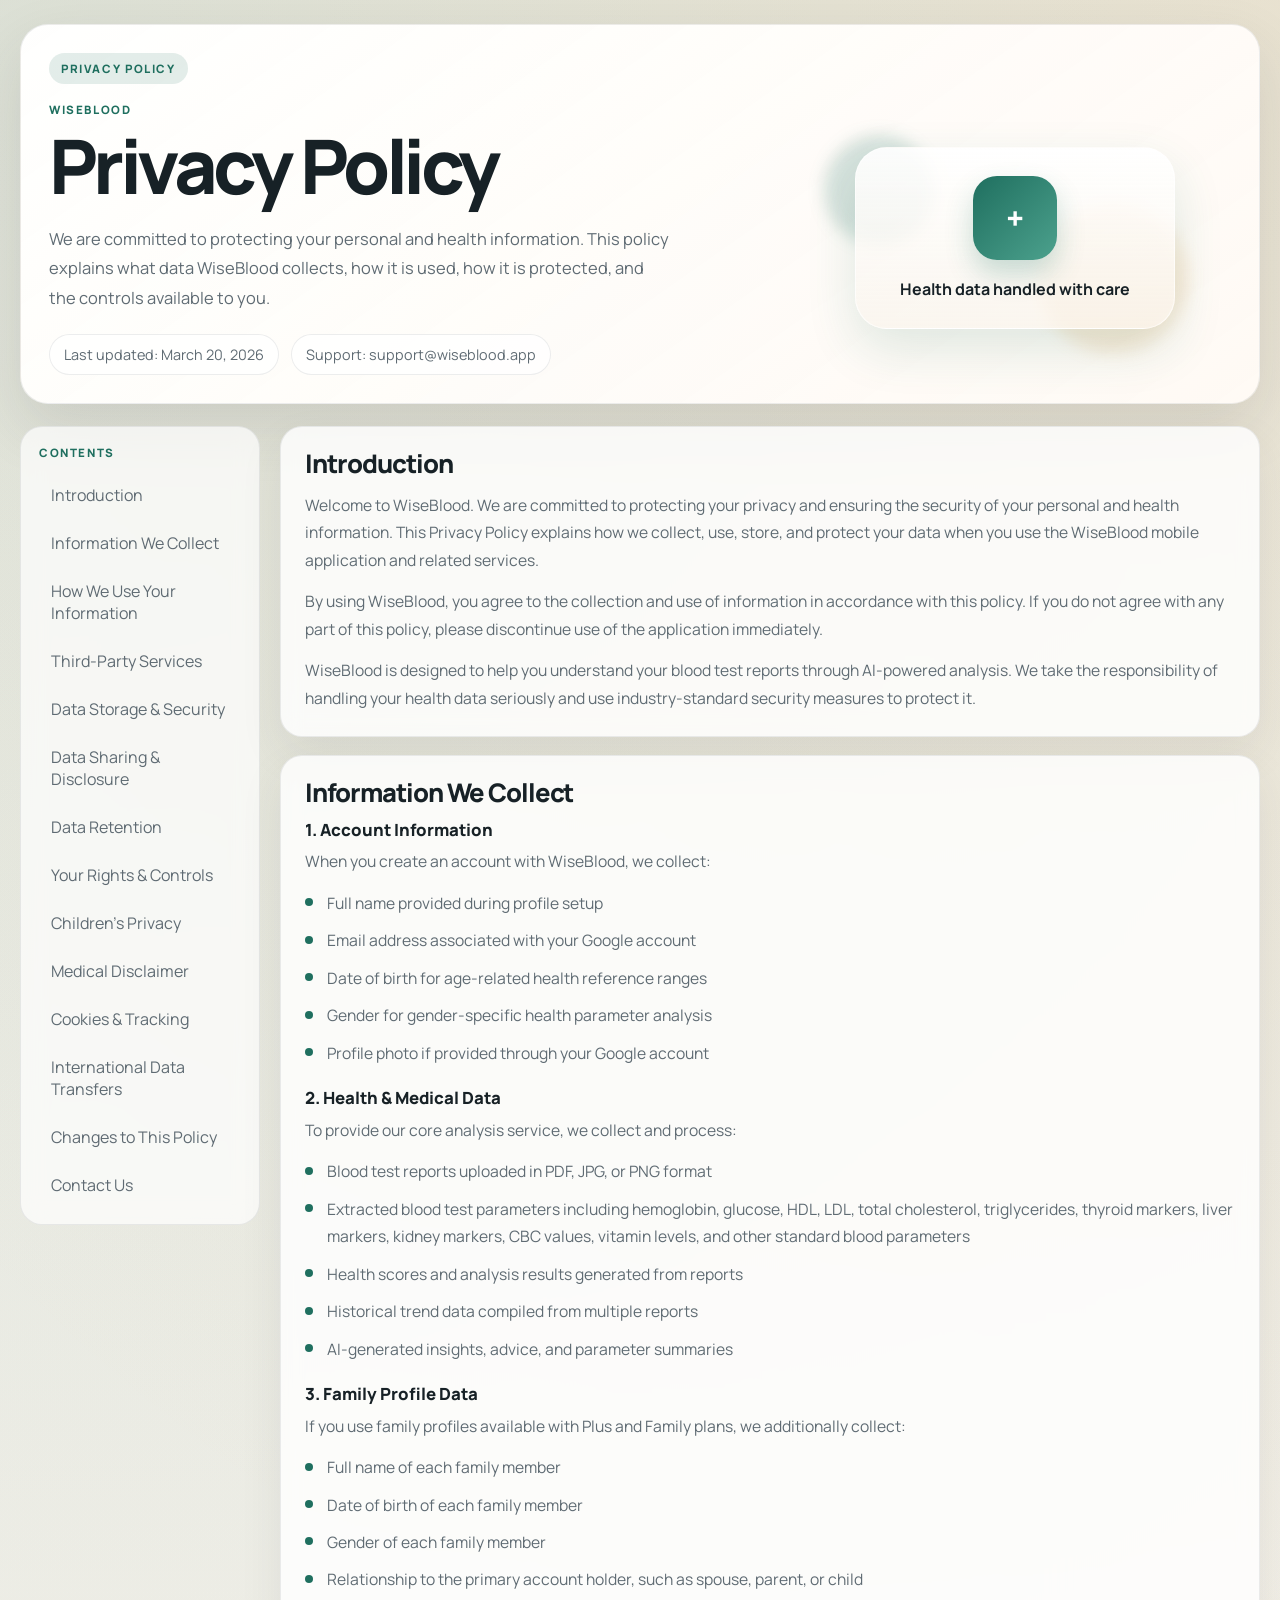
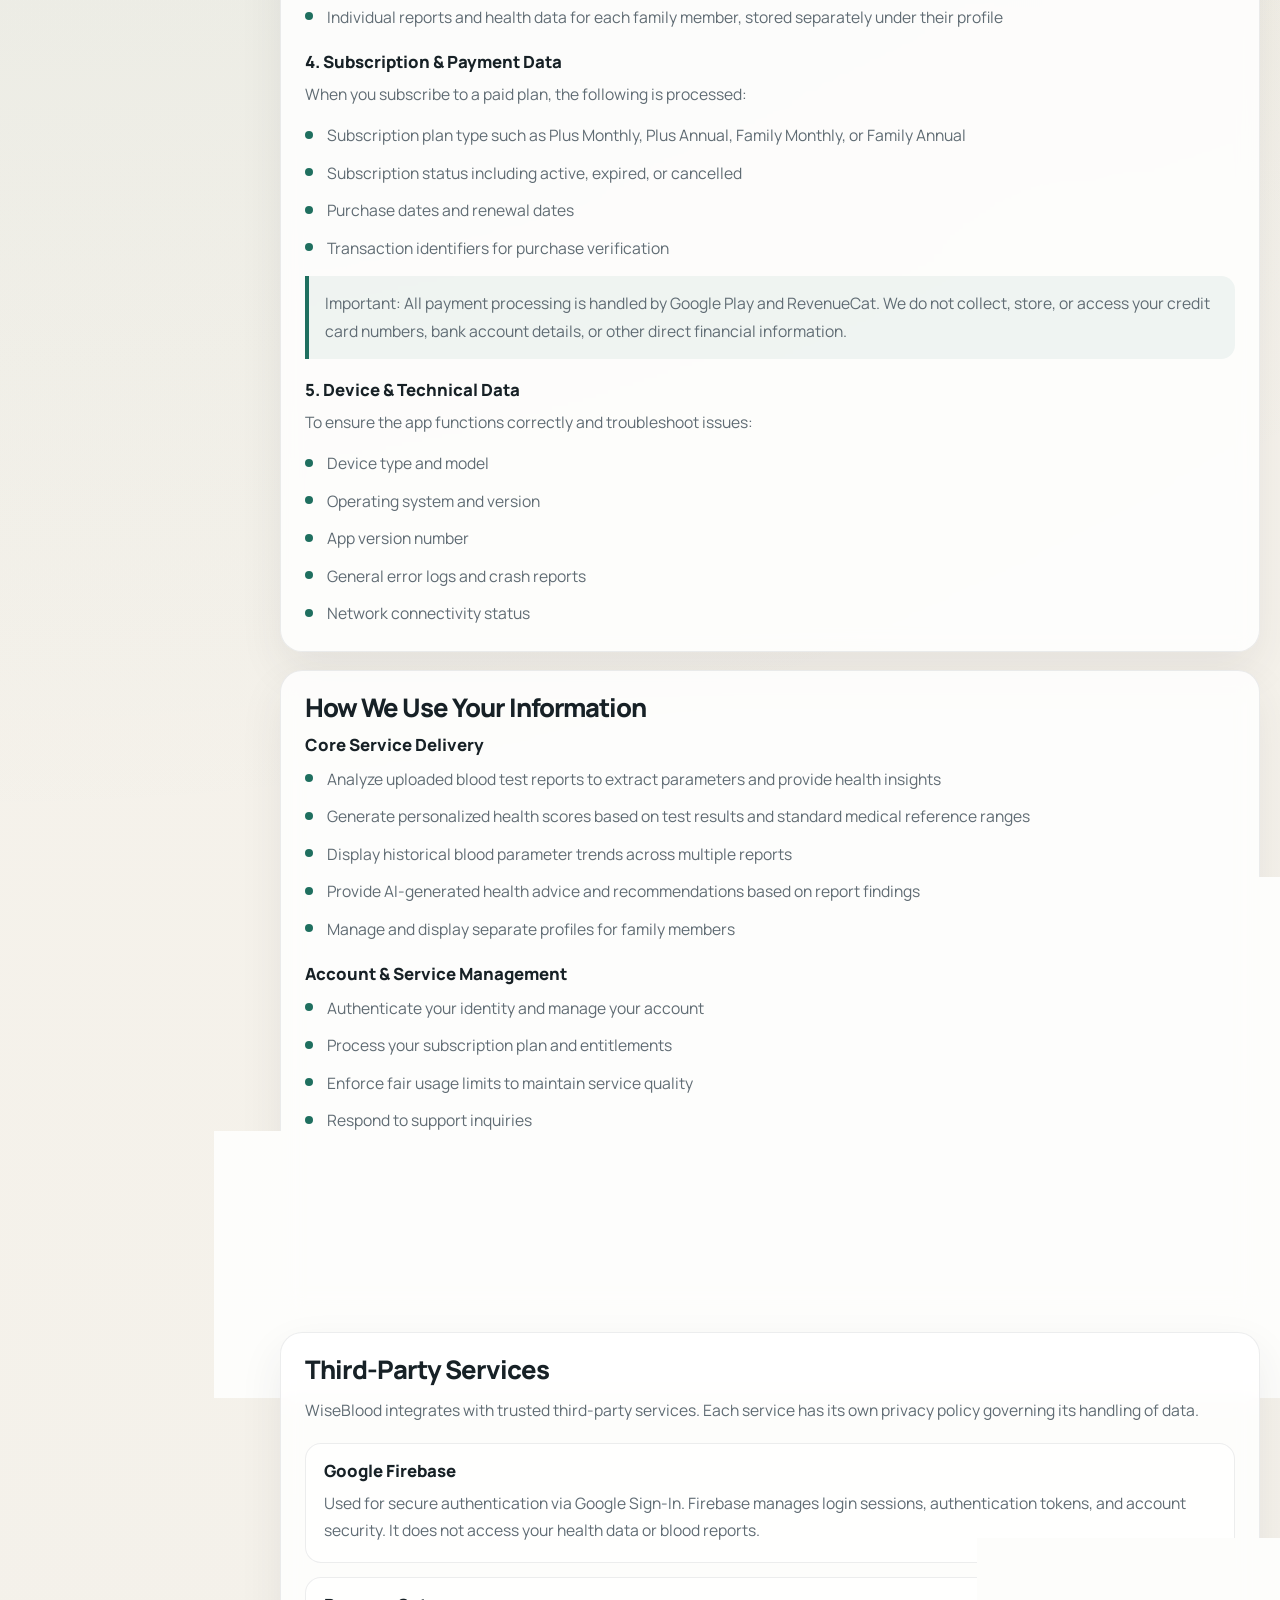
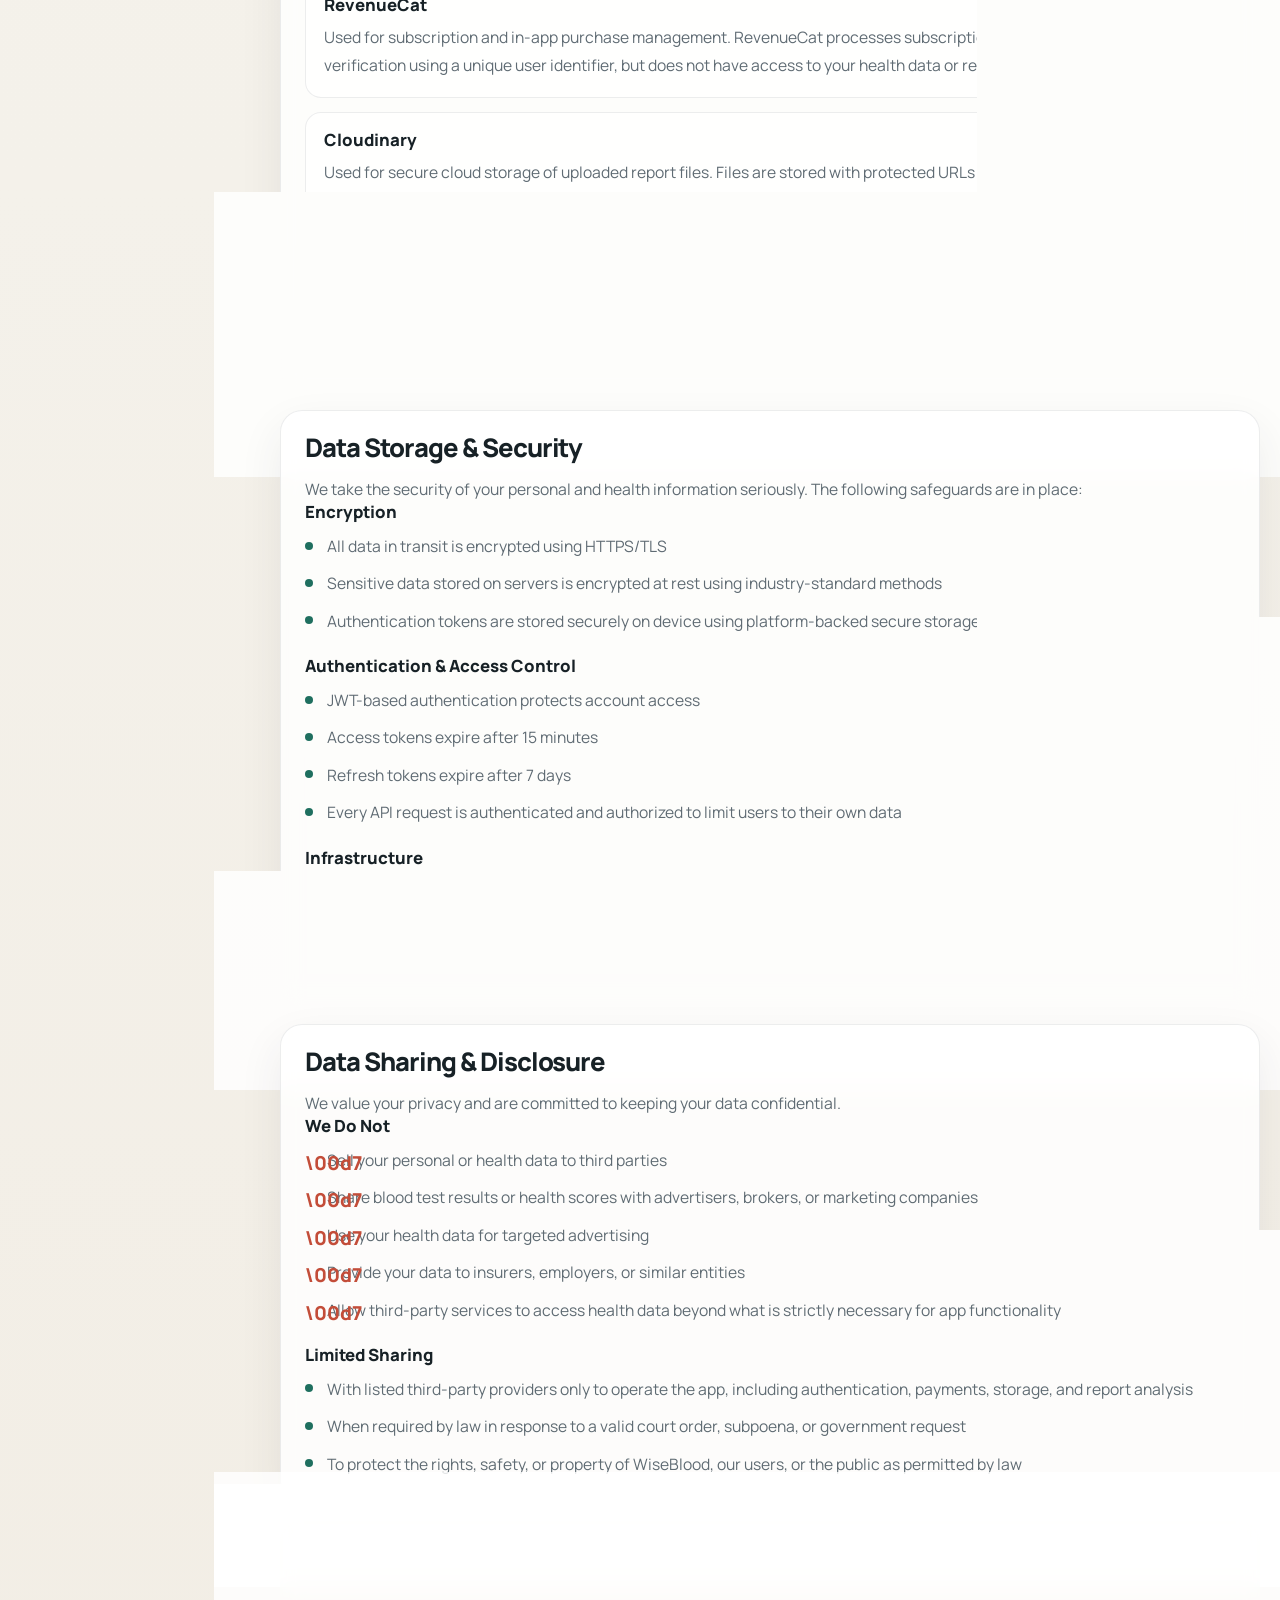
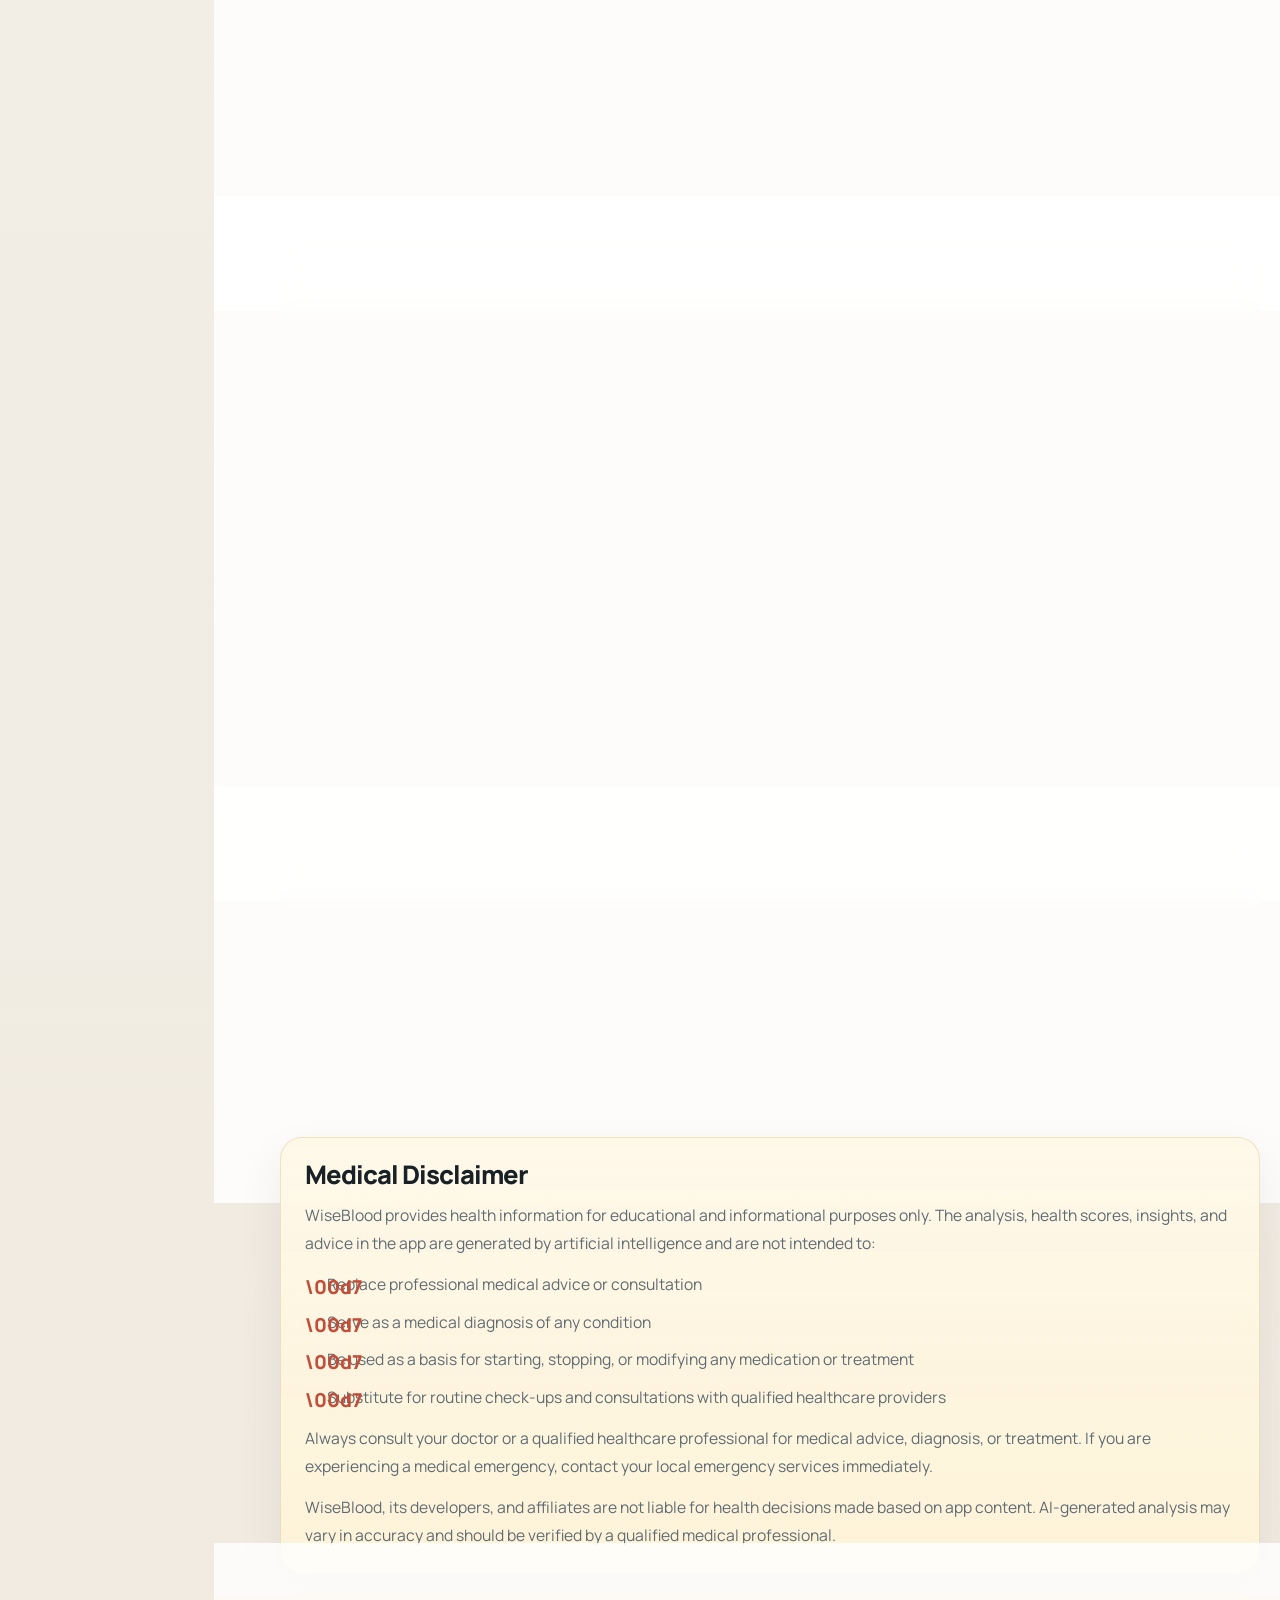
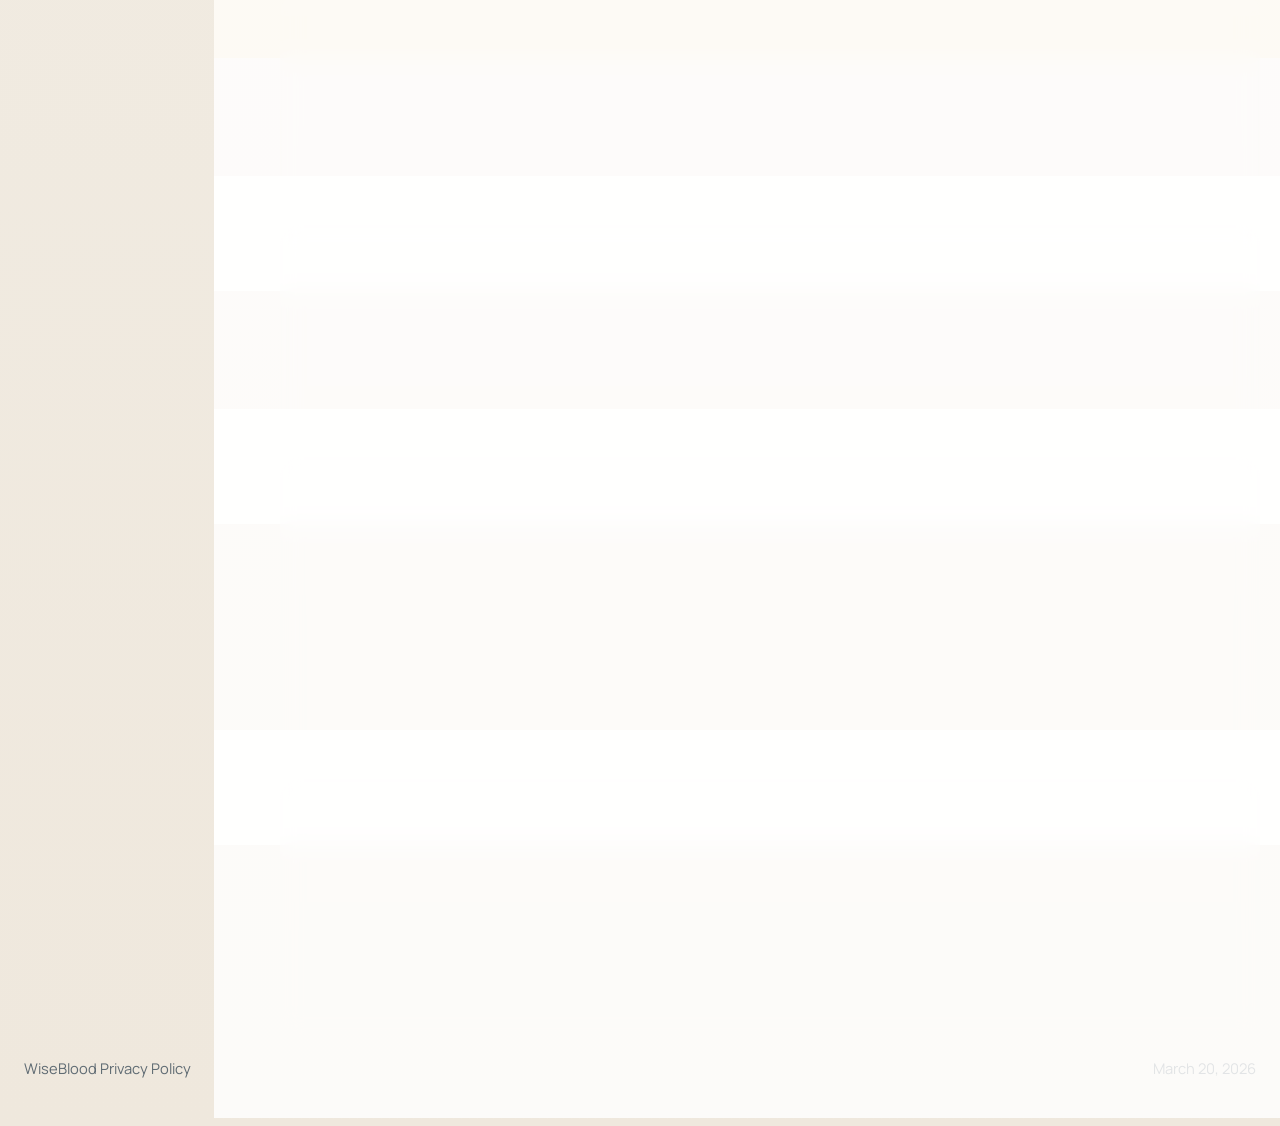
<file: index.html>
<!DOCTYPE html>
<html lang="en">
  <head>
    <meta charset="UTF-8" />
    <meta name="viewport" content="width=device-width, initial-scale=1.0" />
    <meta
      name="description"
      content="WiseBlood privacy policy covering data collection, usage, storage, and user rights."
    />
    <title>WiseBlood Privacy Policy</title>
    <link rel="preconnect" href="https://fonts.googleapis.com" />
    <link rel="preconnect" href="https://fonts.gstatic.com" crossorigin />
    <link
      href="https://fonts.googleapis.com/css2?family=Manrope:wght@400;500;600;700;800&display=swap"
      rel="stylesheet"
    />
    <style>
:root {
  --bg: #f4f1ea;
  --bg-accent: #ece7dc;
  --surface: rgba(255, 255, 255, 0.82);
  --surface-strong: #ffffff;
  --text: #172126;
  --muted: #5f6b73;
  --line: rgba(23, 33, 38, 0.08);
  --primary: #1f6f5f;
  --primary-soft: rgba(31, 111, 95, 0.12);
  --warn: #9f6a09;
  --warn-bg: rgba(247, 195, 74, 0.18);
  --shadow: 0 24px 60px rgba(46, 51, 56, 0.12);
  --radius-xl: 28px;
  --radius-lg: 22px;
  --radius-md: 16px;
  --max: 1240px;
}

* {
  box-sizing: border-box;
}

html {
  scroll-behavior: smooth;
}

body {
  margin: 0;
  font-family: "Manrope", sans-serif;
  color: var(--text);
  background:
    radial-gradient(circle at top left, rgba(31, 111, 95, 0.12), transparent 32%),
    radial-gradient(circle at top right, rgba(225, 156, 63, 0.12), transparent 24%),
    linear-gradient(180deg, #f7f3ec 0%, var(--bg) 45%, #efe8dd 100%);
}

a {
  color: inherit;
}

.page-shell {
  width: min(calc(100% - 32px), var(--max));
  margin: 0 auto;
  padding: 24px 0 48px;
}

.hero {
  position: relative;
  overflow: hidden;
  padding: 28px;
  border: 1px solid var(--line);
  border-radius: var(--radius-xl);
  background:
    linear-gradient(145deg, rgba(255, 255, 255, 0.88), rgba(255, 250, 243, 0.8)),
    var(--surface);
  box-shadow: var(--shadow);
}

.hero__badge,
.eyebrow,
.toc__title,
.contact-item__label {
  text-transform: uppercase;
  letter-spacing: 0.14em;
  font-size: 0.72rem;
  font-weight: 800;
}

.hero__badge {
  display: inline-flex;
  align-items: center;
  padding: 8px 12px;
  border-radius: 999px;
  background: var(--primary-soft);
  color: var(--primary);
}

.hero__grid {
  display: grid;
  grid-template-columns: minmax(0, 1.5fr) minmax(280px, 0.9fr);
  gap: 28px;
  margin-top: 18px;
}

.eyebrow {
  color: var(--primary);
  margin: 0 0 10px;
}

.hero h1,
.card h2,
.service h3,
.subsection h3 {
  margin: 0;
  line-height: 1.05;
}

.hero h1 {
  font-size: clamp(2.7rem, 6vw, 4.7rem);
  font-weight: 800;
  letter-spacing: -0.06em;
}

.hero__lead {
  max-width: 62ch;
  margin: 18px 0 0;
  font-size: 1.03rem;
  line-height: 1.78;
  color: var(--muted);
}

.hero__meta {
  display: flex;
  flex-wrap: wrap;
  gap: 12px;
  margin-top: 22px;
}

.hero__meta span {
  padding: 10px 14px;
  border: 1px solid var(--line);
  border-radius: 999px;
  background: rgba(255, 255, 255, 0.75);
  font-size: 0.9rem;
  color: var(--muted);
}

.hero__visual {
  position: relative;
  min-height: 240px;
  display: grid;
  place-items: center;
}

.hero__orb {
  position: absolute;
  border-radius: 999px;
  filter: blur(8px);
}

.hero__orb--one {
  inset: 12% auto auto 6%;
  width: 110px;
  height: 110px;
  background: rgba(31, 111, 95, 0.18);
}

.hero__orb--two {
  inset: auto 10% 8% auto;
  width: 150px;
  height: 150px;
  background: rgba(225, 156, 63, 0.16);
}

.shield-card {
  position: relative;
  z-index: 1;
  width: min(100%, 320px);
  padding: 28px 24px;
  border: 1px solid rgba(255, 255, 255, 0.6);
  border-radius: 32px;
  background:
    linear-gradient(180deg, rgba(255, 255, 255, 0.9), rgba(249, 244, 236, 0.74));
  box-shadow: 0 20px 50px rgba(31, 111, 95, 0.14);
  text-align: center;
}

.shield-card__icon {
  width: 84px;
  height: 84px;
  margin: 0 auto 18px;
  display: grid;
  place-items: center;
  border-radius: 24px;
  background: linear-gradient(135deg, #1f6f5f, #4ca18d);
  color: #fff;
  font-size: 2rem;
  font-weight: 800;
  box-shadow: 0 14px 28px rgba(31, 111, 95, 0.24);
}

.shield-card p {
  margin: 0;
  font-size: 1rem;
  font-weight: 700;
}

.layout {
  display: grid;
  grid-template-columns: 240px minmax(0, 1fr);
  gap: 20px;
  margin-top: 22px;
}

.toc {
  position: sticky;
  top: 20px;
  align-self: start;
  padding: 18px;
  border: 1px solid var(--line);
  border-radius: var(--radius-lg);
  background: rgba(255, 255, 255, 0.7);
  backdrop-filter: blur(12px);
}

.toc__title {
  margin: 0 0 14px;
  color: var(--primary);
}

.toc nav {
  display: grid;
  gap: 6px;
}

.toc a {
  padding: 10px 12px;
  border-radius: 12px;
  text-decoration: none;
  color: var(--muted);
  transition: background-color 160ms ease, color 160ms ease, transform 160ms ease;
}

.toc a:hover,
.toc a:focus-visible {
  background: var(--primary-soft);
  color: var(--text);
  transform: translateX(2px);
}

.content {
  display: grid;
  gap: 18px;
}

.card {
  padding: 24px;
  border: 1px solid var(--line);
  border-radius: var(--radius-lg);
  background: var(--surface);
  box-shadow: 0 18px 44px rgba(50, 54, 59, 0.08);
  backdrop-filter: blur(10px);
}

.card--alert {
  border-color: rgba(159, 106, 9, 0.16);
  background:
    linear-gradient(180deg, rgba(255, 249, 235, 0.92), rgba(255, 246, 219, 0.84)),
    var(--warn-bg);
}

.card h2 {
  margin-bottom: 14px;
  font-size: clamp(1.4rem, 2vw, 1.9rem);
  font-weight: 800;
  letter-spacing: -0.04em;
}

.subsection + .subsection {
  margin-top: 22px;
}

.subsection h3,
.service h3 {
  margin-bottom: 10px;
  font-size: 1.05rem;
  font-weight: 800;
}

.card p,
.card li {
  font-size: 0.98rem;
  line-height: 1.75;
  color: var(--muted);
}

.card p {
  margin: 0;
}

.card p + p,
.card p + ul,
.card ul + p {
  margin-top: 14px;
}

ul {
  margin: 12px 0 0;
  padding: 0;
  list-style: none;
}

li {
  position: relative;
  padding-left: 22px;
}

li + li {
  margin-top: 10px;
}

li::before {
  content: "";
  position: absolute;
  top: 0.8em;
  left: 0;
  width: 8px;
  height: 8px;
  border-radius: 999px;
  background: var(--primary);
  transform: translateY(-50%);
}

.list-cross li::before {
  content: "\\00d7";
  top: 0;
  width: auto;
  height: auto;
  background: transparent;
  color: #c34d39;
  font-size: 1.2rem;
  font-weight: 800;
  transform: none;
}

.note {
  padding: 14px 16px;
  border-left: 4px solid var(--primary);
  border-radius: 0 14px 14px 0;
  background: rgba(31, 111, 95, 0.06);
}

.service-list {
  display: grid;
  gap: 14px;
  margin-top: 18px;
}

.service {
  padding: 18px;
  border: 1px solid var(--line);
  border-radius: var(--radius-md);
  background: rgba(255, 255, 255, 0.72);
}

.contact-grid {
  display: grid;
  grid-template-columns: repeat(2, minmax(0, 1fr));
  gap: 14px;
  margin: 18px 0 14px;
}

.contact-item {
  padding: 16px;
  border: 1px solid var(--line);
  border-radius: var(--radius-md);
  background: var(--surface-strong);
}

.contact-item__label {
  display: block;
  margin-bottom: 6px;
  color: var(--primary);
}

.contact-item a {
  font-weight: 700;
  text-decoration: none;
}

.contact-item a:hover,
.contact-item a:focus-visible {
  text-decoration: underline;
}

.footer {
  display: flex;
  justify-content: space-between;
  gap: 12px;
  padding: 24px 4px 0;
  color: var(--muted);
  font-size: 0.92rem;
}

.footer p {
  margin: 0;
}

@media (max-width: 980px) {
  .layout {
    grid-template-columns: 1fr;
  }

  .toc {
    position: static;
  }

  .toc nav {
    grid-template-columns: repeat(2, minmax(0, 1fr));
  }

  .hero__grid {
    grid-template-columns: 1fr;
  }
}

@media (max-width: 640px) {
  .page-shell {
    width: min(calc(100% - 20px), var(--max));
    padding-top: 12px;
  }

  .hero,
  .card {
    padding: 20px;
  }

  .toc nav,
  .contact-grid {
    grid-template-columns: 1fr;
  }

  .hero h1 {
    font-size: 2.6rem;
  }

  .footer {
    flex-direction: column;
  }
}
    </style>
  </head>
  <body>
    <div class="page-shell">
      <header class="hero">
        <div class="hero__badge">Privacy Policy</div>
        <div class="hero__grid">
          <div class="hero__content">
            <p class="eyebrow">WiseBlood</p>
            <h1>Privacy Policy</h1>
            <p class="hero__lead">
              We are committed to protecting your personal and health information.
              This policy explains what data WiseBlood collects, how it is used,
              how it is protected, and the controls available to you.
            </p>
            <div class="hero__meta">
              <span>Last updated: March 20, 2026</span>
              <span>Support: support@wiseblood.app</span>
            </div>
          </div>
          <div class="hero__visual" aria-hidden="true">
            <div class="hero__orb hero__orb--one"></div>
            <div class="hero__orb hero__orb--two"></div>
            <div class="shield-card">
              <div class="shield-card__icon">+</div>
              <p>Health data handled with care</p>
            </div>
          </div>
        </div>
      </header>

      <main class="layout">
        <aside class="toc">
          <p class="toc__title">Contents</p>
          <nav>
            <a href="#introduction">Introduction</a>
            <a href="#collect">Information We Collect</a>
            <a href="#use">How We Use Your Information</a>
            <a href="#third-party">Third-Party Services</a>
            <a href="#security">Data Storage & Security</a>
            <a href="#sharing">Data Sharing & Disclosure</a>
            <a href="#retention">Data Retention</a>
            <a href="#rights">Your Rights & Controls</a>
            <a href="#children">Children's Privacy</a>
            <a href="#disclaimer">Medical Disclaimer</a>
            <a href="#tracking">Cookies & Tracking</a>
            <a href="#transfers">International Data Transfers</a>
            <a href="#changes">Changes to This Policy</a>
            <a href="#contact">Contact Us</a>
          </nav>
        </aside>

        <div class="content">
          <section class="card" id="introduction">
            <h2>Introduction</h2>
            <p>
              Welcome to WiseBlood. We are committed to protecting your privacy
              and ensuring the security of your personal and health information.
              This Privacy Policy explains how we collect, use, store, and
              protect your data when you use the WiseBlood mobile application
              and related services.
            </p>
            <p>
              By using WiseBlood, you agree to the collection and use of
              information in accordance with this policy. If you do not agree
              with any part of this policy, please discontinue use of the
              application immediately.
            </p>
            <p>
              WiseBlood is designed to help you understand your blood test
              reports through AI-powered analysis. We take the responsibility of
              handling your health data seriously and use industry-standard
              security measures to protect it.
            </p>
          </section>

          <section class="card" id="collect">
            <h2>Information We Collect</h2>

            <div class="subsection">
              <h3>1. Account Information</h3>
              <p>When you create an account with WiseBlood, we collect:</p>
              <ul>
                <li>Full name provided during profile setup</li>
                <li>Email address associated with your Google account</li>
                <li>Date of birth for age-related health reference ranges</li>
                <li>Gender for gender-specific health parameter analysis</li>
                <li>Profile photo if provided through your Google account</li>
              </ul>
            </div>

            <div class="subsection">
              <h3>2. Health &amp; Medical Data</h3>
              <p>
                To provide our core analysis service, we collect and process:
              </p>
              <ul>
                <li>Blood test reports uploaded in PDF, JPG, or PNG format</li>
                <li>
                  Extracted blood test parameters including hemoglobin, glucose,
                  HDL, LDL, total cholesterol, triglycerides, thyroid markers,
                  liver markers, kidney markers, CBC values, vitamin levels, and
                  other standard blood parameters
                </li>
                <li>Health scores and analysis results generated from reports</li>
                <li>Historical trend data compiled from multiple reports</li>
                <li>AI-generated insights, advice, and parameter summaries</li>
              </ul>
            </div>

            <div class="subsection">
              <h3>3. Family Profile Data</h3>
              <p>
                If you use family profiles available with Plus and Family plans,
                we additionally collect:
              </p>
              <ul>
                <li>Full name of each family member</li>
                <li>Date of birth of each family member</li>
                <li>Gender of each family member</li>
                <li>
                  Relationship to the primary account holder, such as spouse,
                  parent, or child
                </li>
                <li>
                  Individual reports and health data for each family member,
                  stored separately under their profile
                </li>
              </ul>
            </div>

            <div class="subsection">
              <h3>4. Subscription &amp; Payment Data</h3>
              <p>When you subscribe to a paid plan, the following is processed:</p>
              <ul>
                <li>
                  Subscription plan type such as Plus Monthly, Plus Annual,
                  Family Monthly, or Family Annual
                </li>
                <li>Subscription status including active, expired, or cancelled</li>
                <li>Purchase dates and renewal dates</li>
                <li>Transaction identifiers for purchase verification</li>
              </ul>
              <p class="note">
                Important: All payment processing is handled by Google Play and
                RevenueCat. We do not collect, store, or access your credit card
                numbers, bank account details, or other direct financial
                information.
              </p>
            </div>

            <div class="subsection">
              <h3>5. Device &amp; Technical Data</h3>
              <p>To ensure the app functions correctly and troubleshoot issues:</p>
              <ul>
                <li>Device type and model</li>
                <li>Operating system and version</li>
                <li>App version number</li>
                <li>General error logs and crash reports</li>
                <li>Network connectivity status</li>
              </ul>
            </div>
          </section>

          <section class="card" id="use">
            <h2>How We Use Your Information</h2>

            <div class="subsection">
              <h3>Core Service Delivery</h3>
              <ul>
                <li>
                  Analyze uploaded blood test reports to extract parameters and
                  provide health insights
                </li>
                <li>
                  Generate personalized health scores based on test results and
                  standard medical reference ranges
                </li>
                <li>
                  Display historical blood parameter trends across multiple
                  reports
                </li>
                <li>
                  Provide AI-generated health advice and recommendations based on
                  report findings
                </li>
                <li>Manage and display separate profiles for family members</li>
              </ul>
            </div>

            <div class="subsection">
              <h3>Account &amp; Service Management</h3>
              <ul>
                <li>Authenticate your identity and manage your account</li>
                <li>Process your subscription plan and entitlements</li>
                <li>Enforce fair usage limits to maintain service quality</li>
                <li>Respond to support inquiries</li>
              </ul>
            </div>

            <div class="subsection">
              <h3>Service Improvement</h3>
              <ul>
                <li>Identify and fix bugs, errors, and technical issues</li>
                <li>Improve user experience and app performance</li>
                <li>
                  Develop new features using aggregated, anonymized usage data
                </li>
              </ul>
            </div>
          </section>

          <section class="card" id="third-party">
            <h2>Third-Party Services</h2>
            <p>
              WiseBlood integrates with trusted third-party services. Each
              service has its own privacy policy governing its handling of data.
            </p>
            <div class="service-list">
              <article class="service">
                <h3>Google Firebase</h3>
                <p>
                  Used for secure authentication via Google Sign-In. Firebase
                  manages login sessions, authentication tokens, and account
                  security. It does not access your health data or blood reports.
                </p>
              </article>
              <article class="service">
                <h3>RevenueCat</h3>
                <p>
                  Used for subscription and in-app purchase management.
                  RevenueCat processes subscription status and purchase
                  verification using a unique user identifier, but does not have
                  access to your health data or reports.
                </p>
              </article>
              <article class="service">
                <h3>Cloudinary</h3>
                <p>
                  Used for secure cloud storage of uploaded report files. Files
                  are stored with protected URLs and are accessible only through
                  authenticated requests tied to your account.
                </p>
              </article>
              <article class="service">
                <h3>AI Analysis Service</h3>
                <p>
                  Used to extract text and parameters from uploaded blood test
                  reports. Report data is sent only for processing. No personal
                  identifiers are sent beyond the report content needed for
                  analysis.
                </p>
              </article>
            </div>
          </section>

          <section class="card" id="security">
            <h2>Data Storage &amp; Security</h2>
            <p>
              We take the security of your personal and health information
              seriously. The following safeguards are in place:
            </p>

            <div class="subsection">
              <h3>Encryption</h3>
              <ul>
                <li>All data in transit is encrypted using HTTPS/TLS</li>
                <li>
                  Sensitive data stored on servers is encrypted at rest using
                  industry-standard methods
                </li>
                <li>
                  Authentication tokens are stored securely on device using
                  platform-backed secure storage
                </li>
              </ul>
            </div>

            <div class="subsection">
              <h3>Authentication &amp; Access Control</h3>
              <ul>
                <li>JWT-based authentication protects account access</li>
                <li>Access tokens expire after 15 minutes</li>
                <li>Refresh tokens expire after 7 days</li>
                <li>
                  Every API request is authenticated and authorized to limit
                  users to their own data
                </li>
              </ul>
            </div>

            <div class="subsection">
              <h3>Infrastructure</h3>
              <ul>
                <li>
                  Servers are hosted on secure cloud infrastructure with regular
                  updates and monitoring
                </li>
                <li>
                  Database access is restricted to authorized services and
                  protected by network-level rules
                </li>
                <li>
                  Regular security reviews are conducted to identify and address
                  vulnerabilities
                </li>
              </ul>
            </div>
          </section>

          <section class="card" id="sharing">
            <h2>Data Sharing &amp; Disclosure</h2>
            <p>
              We value your privacy and are committed to keeping your data
              confidential.
            </p>

            <div class="subsection">
              <h3>We Do Not</h3>
              <ul class="list-cross">
                <li>Sell your personal or health data to third parties</li>
                <li>
                  Share blood test results or health scores with advertisers,
                  brokers, or marketing companies
                </li>
                <li>Use your health data for targeted advertising</li>
                <li>
                  Provide your data to insurers, employers, or similar entities
                </li>
                <li>
                  Allow third-party services to access health data beyond what is
                  strictly necessary for app functionality
                </li>
              </ul>
            </div>

            <div class="subsection">
              <h3>Limited Sharing</h3>
              <ul>
                <li>
                  With listed third-party providers only to operate the app,
                  including authentication, payments, storage, and report
                  analysis
                </li>
                <li>
                  When required by law in response to a valid court order,
                  subpoena, or government request
                </li>
                <li>
                  To protect the rights, safety, or property of WiseBlood, our
                  users, or the public as permitted by law
                </li>
              </ul>
            </div>
          </section>

          <section class="card" id="retention">
            <h2>Data Retention</h2>
            <ul>
              <li>
                Account data and health information are retained while your
                account remains active
              </li>
              <li>
                Deleted reports are permanently removed from servers and cloud
                storage within 30 days
              </li>
              <li>
                Deleting a family member profile permanently deletes all
                associated profile data
              </li>
              <li>
                Deleting your account permanently removes all data from servers
                within 30 days
              </li>
              <li>
                Anonymized, aggregated statistical data may be retained for
                service improvement
              </li>
              <li>
                Encrypted backup copies may persist for up to 90 days before
                automatic purge
              </li>
            </ul>
          </section>

          <section class="card" id="rights">
            <h2>Your Rights &amp; Controls</h2>

            <div class="subsection">
              <h3>Data Access &amp; Portability</h3>
              <ul>
                <li>View stored reports, scores, and trends inside the app</li>
                <li>
                  Request a complete copy of your data by emailing
                  support@wiseblood.app
                </li>
              </ul>
            </div>

            <div class="subsection">
              <h3>Data Deletion</h3>
              <ul>
                <li>Delete individual blood test reports from History</li>
                <li>
                  Delete family member profiles and their associated data from
                  Family Profiles
                </li>
                <li>
                  Delete your entire account and all associated data from
                  Settings
                </li>
              </ul>
            </div>

            <div class="subsection">
              <h3>Subscription Management</h3>
              <ul>
                <li>Cancel your subscription through Google Play settings</li>
                <li>Change your plan at any time while retaining existing data</li>
              </ul>
            </div>

            <div class="subsection">
              <h3>Communication</h3>
              <ul>
                <li>
                  Contact support@wiseblood.app for privacy-related questions,
                  concerns, or requests
                </li>
                <li>Request clarification on how your data is processed</li>
              </ul>
            </div>
          </section>

          <section class="card" id="children">
            <h2>Children's Privacy</h2>
            <p>
              WiseBlood is not intended for use by children under 13. We do not
              knowingly collect personal information from children under 13 years
              of age.
            </p>
            <p>
              The family profiles feature allows parents and guardians to manage
              health data for their children. In such cases, the parent or
              guardian is responsible for managing the child's data and must have
              the legal authority to consent on behalf of the child.
            </p>
            <p>
              If we become aware that we collected personal information from a
              child under 13 without parental consent, we will take immediate
              steps to delete that information.
            </p>
          </section>

          <section class="card card--alert" id="disclaimer">
            <h2>Medical Disclaimer</h2>
            <p>
              WiseBlood provides health information for educational and
              informational purposes only. The analysis, health scores, insights,
              and advice in the app are generated by artificial intelligence and
              are not intended to:
            </p>
            <ul class="list-cross">
              <li>Replace professional medical advice or consultation</li>
              <li>Serve as a medical diagnosis of any condition</li>
              <li>
                Be used as a basis for starting, stopping, or modifying any
                medication or treatment
              </li>
              <li>
                Substitute for routine check-ups and consultations with qualified
                healthcare providers
              </li>
            </ul>
            <p>
              Always consult your doctor or a qualified healthcare professional
              for medical advice, diagnosis, or treatment. If you are
              experiencing a medical emergency, contact your local emergency
              services immediately.
            </p>
            <p>
              WiseBlood, its developers, and affiliates are not liable for
              health decisions made based on app content. AI-generated analysis
              may vary in accuracy and should be verified by a qualified medical
              professional.
            </p>
          </section>

          <section class="card" id="tracking">
            <h2>Cookies &amp; Tracking</h2>
            <p>
              WiseBlood is a mobile application and does not use browser
              cookies. We do not engage in cross-app tracking or behavioral
              advertising.
            </p>
            <p>
              We do not use analytics SDKs that track your behavior across other
              applications. The data we collect is directly related to your use
              of WiseBlood as described in this policy.
            </p>
          </section>

          <section class="card" id="transfers">
            <h2>International Data Transfers</h2>
            <p>
              Your data may be stored and processed on servers located in
              different countries. By using WiseBlood, you consent to the
              transfer of your information to facilities outside your country of
              residence where data protection laws may differ.
            </p>
            <p>
              We ensure that international transfers comply with applicable data
              protection regulations and that appropriate safeguards are in
              place.
            </p>
          </section>

          <section class="card" id="changes">
            <h2>Changes to This Policy</h2>
            <p>
              We may update this Privacy Policy from time to time to reflect
              changes in our practices, technology, legal requirements, or other
              factors.
            </p>
            <ul>
              <li>The Last Updated date at the top of this policy will change</li>
              <li>
                For significant changes, we will notify you through an in-app
                notification or the email address associated with your account
              </li>
              <li>
                Continued use of WiseBlood after changes are posted constitutes
                acceptance of the revised policy
              </li>
            </ul>
            <p>
              We encourage you to review this Privacy Policy periodically.
            </p>
          </section>

          <section class="card" id="contact">
            <h2>Contact Us</h2>
            <p>
              If you have questions, concerns, or requests regarding this
              Privacy Policy or our data practices, contact us:
            </p>
            <div class="contact-grid">
              <div class="contact-item">
                <span class="contact-item__label">Email</span>
                <a href="mailto:support@wiseblood.app">support@wiseblood.app</a>
              </div>
              <div class="contact-item">
                <span class="contact-item__label">Website</span>
                <a href="https://wiseblood.app" target="_blank" rel="noreferrer">
                  wiseblood.app
                </a>
              </div>
            </div>
            <p>We aim to respond to privacy-related inquiries within 48 hours.</p>
          </section>
        </div>
      </main>

      <footer class="footer">
        <p>WiseBlood Privacy Policy</p>
        <p>March 20, 2026</p>
      </footer>
    </div>
  </body>
</html>
</file>
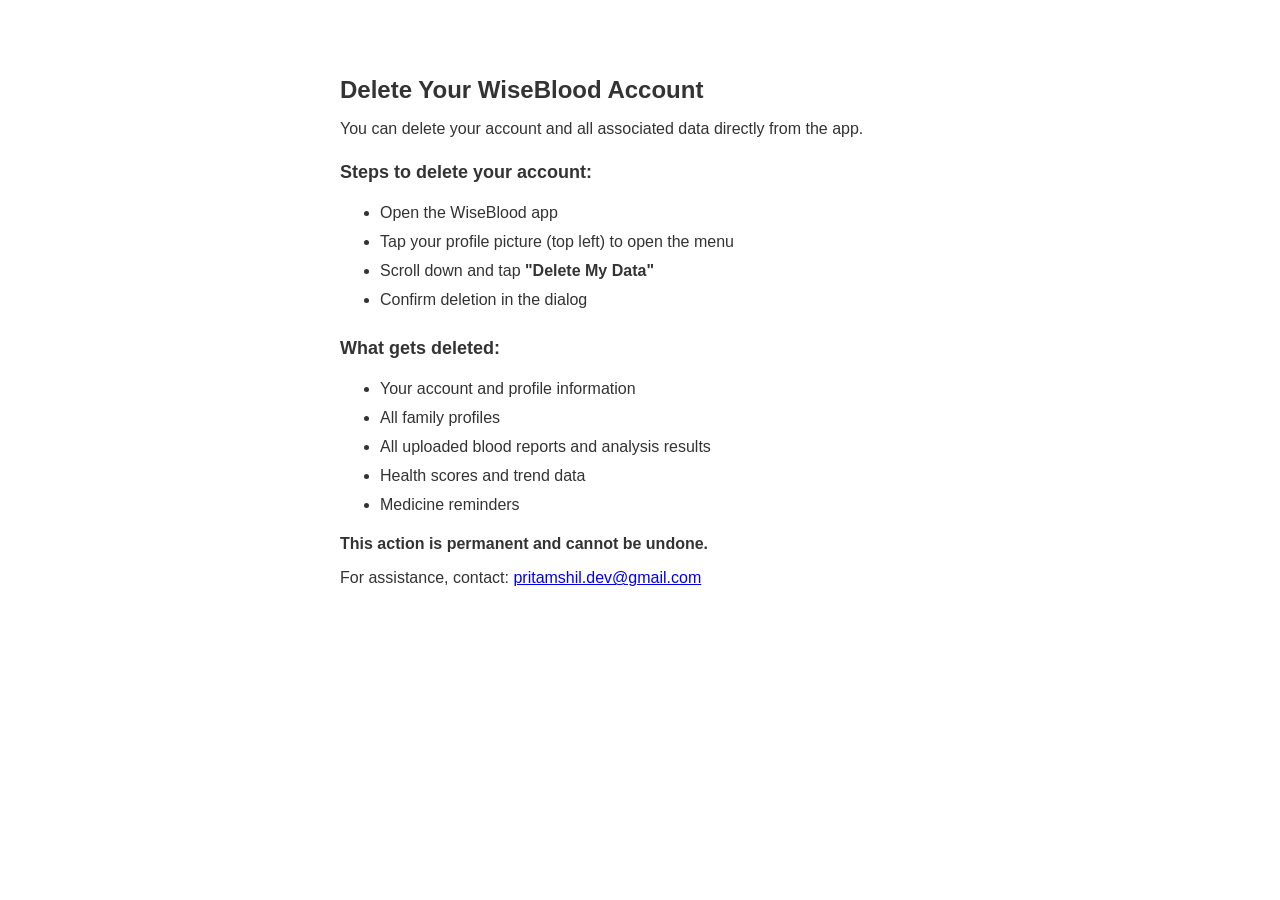
<file: delete-account/delete- account.html>
<!DOCTYPE html>
  <html lang="en">
  <head>
      <meta charset="UTF-8">
      <meta name="viewport" content="width=device-width, initial-scale=1.0">
      <title>Delete Account - WiseBlood</title>
      <style>
          body { font-family: -apple-system, sans-serif; max-width: 600px; margin: 40px auto; padding: 20px; color: #333; }
          h1 { font-size: 24px; }
          h2 { font-size: 18px; margin-top: 24px; }
          ul { line-height: 1.8; }
      </style>
  </head>
  <body>
      <h1>Delete Your WiseBlood Account</h1>
      <p>You can delete your account and all associated data directly from the app.</p>
      <h2>Steps to delete your account:</h2>
      <ul>
          <li>Open the WiseBlood app</li>
          <li>Tap your profile picture (top left) to open the menu</li>
          <li>Scroll down and tap <strong>"Delete My Data"</strong></li>
          <li>Confirm deletion in the dialog</li>
      </ul>
      <h2>What gets deleted:</h2>
      <ul>
          <li>Your account and profile information</li>
          <li>All family profiles</li>
          <li>All uploaded blood reports and analysis results</li>
          <li>Health scores and trend data</li>
          <li>Medicine reminders</li>
      </ul>
      <p><strong>This action is permanent and cannot be undone.</strong></p>
      <p>For assistance, contact: <a href="mailto:pritamshil.dev@gmail.com">pritamshil.dev@gmail.com</a></p>
  </body>
  </html>
</file>
